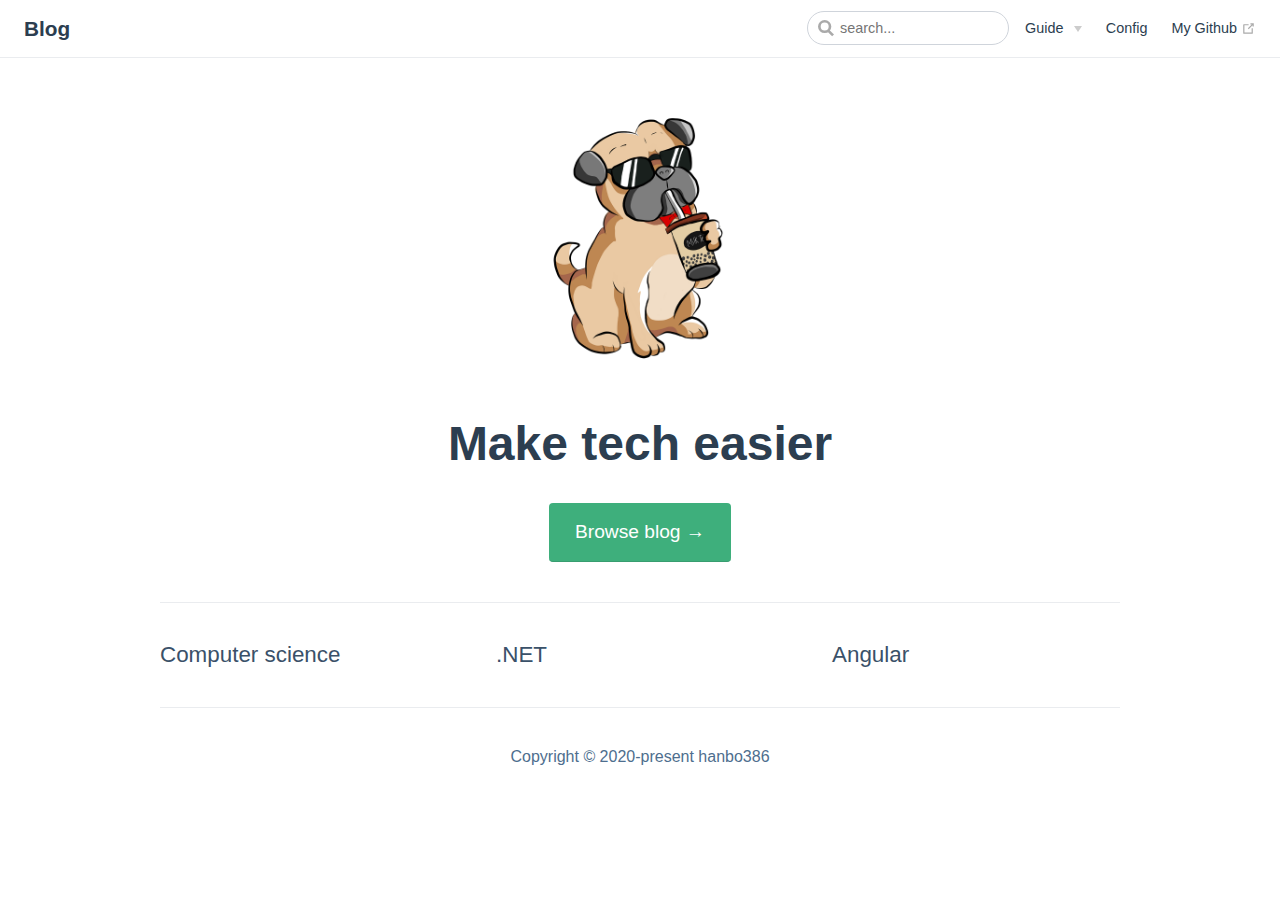
<file: index.html>
<!DOCTYPE html>
<html lang="en-US">
  <head>
    <meta charset="utf-8">
    <meta name="viewport" content="width=device-width,initial-scale=1">
    <title>Blog</title>
    <meta name="generator" content="VuePress 1.7.1">
    
    <meta name="description" content="">
    <meta name="theme-color" content="#3eaf7c">
    <meta name="apple-mobile-web-app-capable" content="yes">
    <meta name="apple-mobile-web-app-status-bar-style" content="black">
    
    <link rel="preload" href="/assets/css/0.styles.048164db.css" as="style"><link rel="preload" href="/assets/js/app.f4b069f0.js" as="script"><link rel="preload" href="/assets/js/2.9fa910a8.js" as="script"><link rel="preload" href="/assets/js/13.75f26326.js" as="script"><link rel="prefetch" href="/assets/js/10.bd6fd6a5.js"><link rel="prefetch" href="/assets/js/11.3baca946.js"><link rel="prefetch" href="/assets/js/12.01abd1c5.js"><link rel="prefetch" href="/assets/js/3.f3001e8a.js"><link rel="prefetch" href="/assets/js/4.2a77edb3.js"><link rel="prefetch" href="/assets/js/5.e6bf2ad5.js"><link rel="prefetch" href="/assets/js/6.ffe6f60a.js"><link rel="prefetch" href="/assets/js/7.a00e933e.js"><link rel="prefetch" href="/assets/js/8.0c8754eb.js"><link rel="prefetch" href="/assets/js/9.2250d602.js">
    <link rel="stylesheet" href="/assets/css/0.styles.048164db.css">
  </head>
  <body>
    <div id="app" data-server-rendered="true"><div class="theme-container no-sidebar"><header class="navbar"><div class="sidebar-button"><svg xmlns="http://www.w3.org/2000/svg" aria-hidden="true" role="img" viewBox="0 0 448 512" class="icon"><path fill="currentColor" d="M436 124H12c-6.627 0-12-5.373-12-12V80c0-6.627 5.373-12 12-12h424c6.627 0 12 5.373 12 12v32c0 6.627-5.373 12-12 12zm0 160H12c-6.627 0-12-5.373-12-12v-32c0-6.627 5.373-12 12-12h424c6.627 0 12 5.373 12 12v32c0 6.627-5.373 12-12 12zm0 160H12c-6.627 0-12-5.373-12-12v-32c0-6.627 5.373-12 12-12h424c6.627 0 12 5.373 12 12v32c0 6.627-5.373 12-12 12z"></path></svg></div> <a href="/" aria-current="page" class="home-link router-link-exact-active router-link-active"><!----> <span class="site-name">Blog</span></a> <div class="links"><div class="search-box"><input aria-label="Search" autocomplete="off" spellcheck="false" value=""> <!----></div> <nav class="nav-links can-hide"><div class="nav-item"><div class="dropdown-wrapper"><button type="button" aria-label="Guide Menu" class="dropdown-title"><span class="title">Guide</span> <span class="arrow down"></span></button> <button type="button" aria-label="Guide Menu" class="mobile-dropdown-title"><span class="title">Guide</span> <span class="arrow right"></span></button> <ul class="nav-dropdown" style="display:none;"><li class="dropdown-item"><!----> <a href="/guide.html" class="nav-link">
  Guide 1
</a></li><li class="dropdown-item"><!----> <a href="/guide.html" class="nav-link">
  Guide 2
</a></li></ul></div></div><div class="nav-item"><a href="/config/" class="nav-link">
  Config
</a></div><div class="nav-item"><a href="https://github.com/hanbo386" target="_blank" rel="noopener noreferrer" class="nav-link external">
  My Github
  <span><svg xmlns="http://www.w3.org/2000/svg" aria-hidden="true" focusable="false" x="0px" y="0px" viewBox="0 0 100 100" width="15" height="15" class="icon outbound"><path fill="currentColor" d="M18.8,85.1h56l0,0c2.2,0,4-1.8,4-4v-32h-8v28h-48v-48h28v-8h-32l0,0c-2.2,0-4,1.8-4,4v56C14.8,83.3,16.6,85.1,18.8,85.1z"></path> <polygon fill="currentColor" points="45.7,48.7 51.3,54.3 77.2,28.5 77.2,37.2 85.2,37.2 85.2,14.9 62.8,14.9 62.8,22.9 71.5,22.9"></polygon></svg> <span class="sr-only">(opens new window)</span></span></a></div> <!----></nav></div></header> <div class="sidebar-mask"></div> <aside class="sidebar"><nav class="nav-links"><div class="nav-item"><div class="dropdown-wrapper"><button type="button" aria-label="Guide Menu" class="dropdown-title"><span class="title">Guide</span> <span class="arrow down"></span></button> <button type="button" aria-label="Guide Menu" class="mobile-dropdown-title"><span class="title">Guide</span> <span class="arrow right"></span></button> <ul class="nav-dropdown" style="display:none;"><li class="dropdown-item"><!----> <a href="/guide.html" class="nav-link">
  Guide 1
</a></li><li class="dropdown-item"><!----> <a href="/guide.html" class="nav-link">
  Guide 2
</a></li></ul></div></div><div class="nav-item"><a href="/config/" class="nav-link">
  Config
</a></div><div class="nav-item"><a href="https://github.com/hanbo386" target="_blank" rel="noopener noreferrer" class="nav-link external">
  My Github
  <span><svg xmlns="http://www.w3.org/2000/svg" aria-hidden="true" focusable="false" x="0px" y="0px" viewBox="0 0 100 100" width="15" height="15" class="icon outbound"><path fill="currentColor" d="M18.8,85.1h56l0,0c2.2,0,4-1.8,4-4v-32h-8v28h-48v-48h28v-8h-32l0,0c-2.2,0-4,1.8-4,4v56C14.8,83.3,16.6,85.1,18.8,85.1z"></path> <polygon fill="currentColor" points="45.7,48.7 51.3,54.3 77.2,28.5 77.2,37.2 85.2,37.2 85.2,14.9 62.8,14.9 62.8,22.9 71.5,22.9"></polygon></svg> <span class="sr-only">(opens new window)</span></span></a></div> <!----></nav>  <ul class="sidebar-links"><li><section class="sidebar-group depth-0"><a href="/computerBasic/" class="sidebar-heading clickable open"><span>计算机基础</span> <!----></a> <ul class="sidebar-links sidebar-group-items"><li><a href="/" aria-current="page" class="active sidebar-link">Home</a></li></ul></section></li><li><section class="sidebar-group collapsable depth-0"><p class="sidebar-heading"><span>.NET开发</span> <span class="arrow right"></span></p> <!----></section></li><li><section class="sidebar-group collapsable depth-0"><p class="sidebar-heading"><span>前端开发</span> <span class="arrow right"></span></p> <!----></section></li></ul> </aside> <main aria-labelledby="main-title" class="home"><header class="hero"><img src="/logo.png" alt="hero"> <h1 id="main-title">
      Make tech easier
    </h1> <!----> <p class="action"><a href="/home/" class="nav-link action-button">
  Browse blog →
</a></p></header> <div class="features"><div class="feature"><h2>Computer science</h2> <p></p></div><div class="feature"><h2>.NET</h2> <p></p></div><div class="feature"><h2>Angular</h2> <p></p></div></div> <div class="theme-default-content custom content__default"></div> <div class="footer">
    Copyright © 2020-present hanbo386
  </div></main></div><div class="global-ui"></div></div>
    <script src="/assets/js/app.f4b069f0.js" defer></script><script src="/assets/js/2.9fa910a8.js" defer></script><script src="/assets/js/13.75f26326.js" defer></script>
  </body>
</html>
</file>
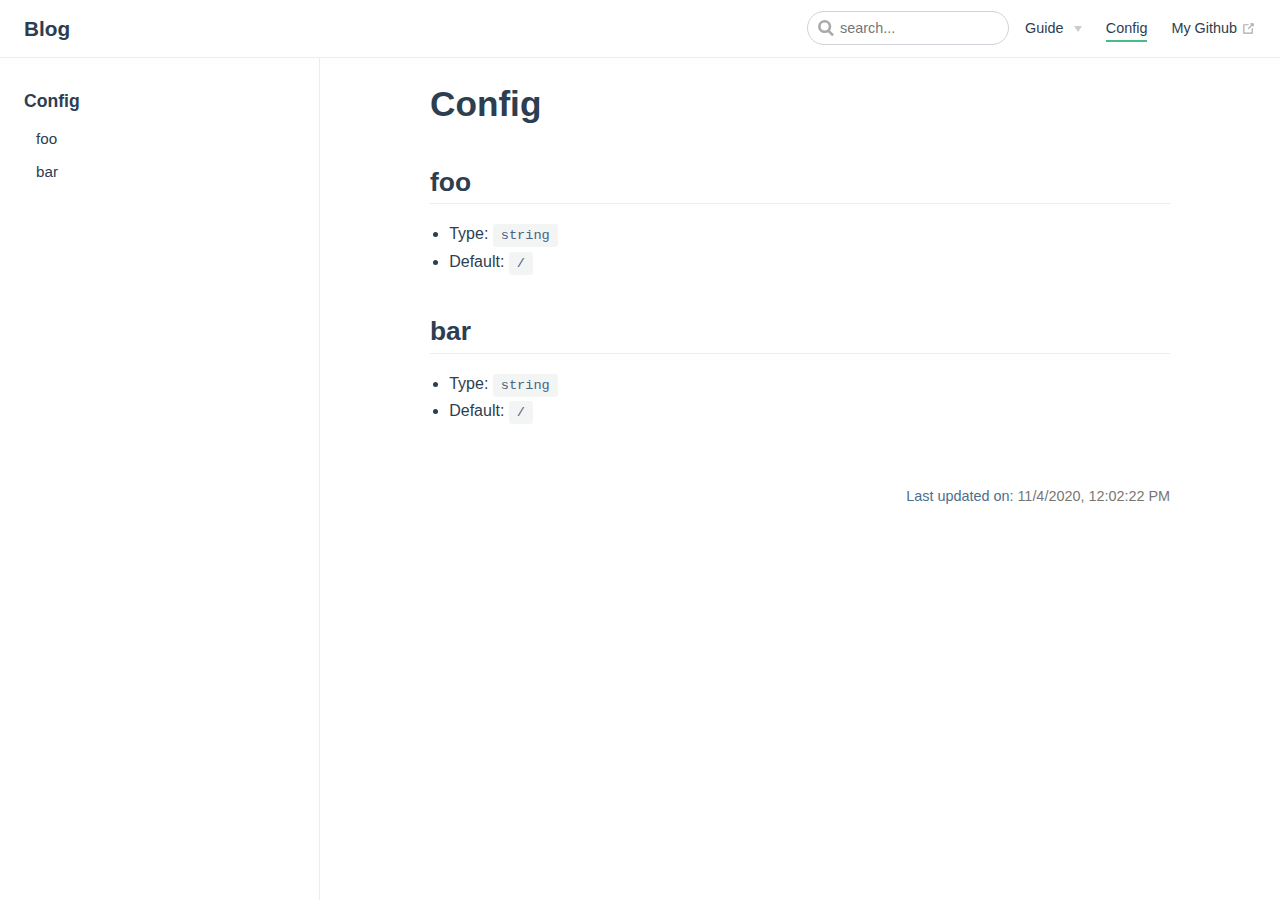
<file: config/index.html>
<!DOCTYPE html>
<html lang="en-US">
  <head>
    <meta charset="utf-8">
    <meta name="viewport" content="width=device-width,initial-scale=1">
    <title>Config | Blog</title>
    <meta name="generator" content="VuePress 1.7.1">
    
    <meta name="description" content="">
    <meta name="theme-color" content="#3eaf7c">
    <meta name="apple-mobile-web-app-capable" content="yes">
    <meta name="apple-mobile-web-app-status-bar-style" content="black">
    
    <link rel="preload" href="/assets/css/0.styles.048164db.css" as="style"><link rel="preload" href="/assets/js/app.f4b069f0.js" as="script"><link rel="preload" href="/assets/js/2.9fa910a8.js" as="script"><link rel="preload" href="/assets/js/10.bd6fd6a5.js" as="script"><link rel="prefetch" href="/assets/js/11.3baca946.js"><link rel="prefetch" href="/assets/js/12.01abd1c5.js"><link rel="prefetch" href="/assets/js/13.75f26326.js"><link rel="prefetch" href="/assets/js/3.f3001e8a.js"><link rel="prefetch" href="/assets/js/4.2a77edb3.js"><link rel="prefetch" href="/assets/js/5.e6bf2ad5.js"><link rel="prefetch" href="/assets/js/6.ffe6f60a.js"><link rel="prefetch" href="/assets/js/7.a00e933e.js"><link rel="prefetch" href="/assets/js/8.0c8754eb.js"><link rel="prefetch" href="/assets/js/9.2250d602.js">
    <link rel="stylesheet" href="/assets/css/0.styles.048164db.css">
  </head>
  <body>
    <div id="app" data-server-rendered="true"><div class="theme-container"><header class="navbar"><div class="sidebar-button"><svg xmlns="http://www.w3.org/2000/svg" aria-hidden="true" role="img" viewBox="0 0 448 512" class="icon"><path fill="currentColor" d="M436 124H12c-6.627 0-12-5.373-12-12V80c0-6.627 5.373-12 12-12h424c6.627 0 12 5.373 12 12v32c0 6.627-5.373 12-12 12zm0 160H12c-6.627 0-12-5.373-12-12v-32c0-6.627 5.373-12 12-12h424c6.627 0 12 5.373 12 12v32c0 6.627-5.373 12-12 12zm0 160H12c-6.627 0-12-5.373-12-12v-32c0-6.627 5.373-12 12-12h424c6.627 0 12 5.373 12 12v32c0 6.627-5.373 12-12 12z"></path></svg></div> <a href="/" class="home-link router-link-active"><!----> <span class="site-name">Blog</span></a> <div class="links"><div class="search-box"><input aria-label="Search" autocomplete="off" spellcheck="false" value=""> <!----></div> <nav class="nav-links can-hide"><div class="nav-item"><div class="dropdown-wrapper"><button type="button" aria-label="Guide Menu" class="dropdown-title"><span class="title">Guide</span> <span class="arrow down"></span></button> <button type="button" aria-label="Guide Menu" class="mobile-dropdown-title"><span class="title">Guide</span> <span class="arrow right"></span></button> <ul class="nav-dropdown" style="display:none;"><li class="dropdown-item"><!----> <a href="/guide.html" class="nav-link">
  Guide 1
</a></li><li class="dropdown-item"><!----> <a href="/guide.html" class="nav-link">
  Guide 2
</a></li></ul></div></div><div class="nav-item"><a href="/config/" aria-current="page" class="nav-link router-link-exact-active router-link-active">
  Config
</a></div><div class="nav-item"><a href="https://github.com/hanbo386" target="_blank" rel="noopener noreferrer" class="nav-link external">
  My Github
  <span><svg xmlns="http://www.w3.org/2000/svg" aria-hidden="true" focusable="false" x="0px" y="0px" viewBox="0 0 100 100" width="15" height="15" class="icon outbound"><path fill="currentColor" d="M18.8,85.1h56l0,0c2.2,0,4-1.8,4-4v-32h-8v28h-48v-48h28v-8h-32l0,0c-2.2,0-4,1.8-4,4v56C14.8,83.3,16.6,85.1,18.8,85.1z"></path> <polygon fill="currentColor" points="45.7,48.7 51.3,54.3 77.2,28.5 77.2,37.2 85.2,37.2 85.2,14.9 62.8,14.9 62.8,22.9 71.5,22.9"></polygon></svg> <span class="sr-only">(opens new window)</span></span></a></div> <!----></nav></div></header> <div class="sidebar-mask"></div> <aside class="sidebar"><nav class="nav-links"><div class="nav-item"><div class="dropdown-wrapper"><button type="button" aria-label="Guide Menu" class="dropdown-title"><span class="title">Guide</span> <span class="arrow down"></span></button> <button type="button" aria-label="Guide Menu" class="mobile-dropdown-title"><span class="title">Guide</span> <span class="arrow right"></span></button> <ul class="nav-dropdown" style="display:none;"><li class="dropdown-item"><!----> <a href="/guide.html" class="nav-link">
  Guide 1
</a></li><li class="dropdown-item"><!----> <a href="/guide.html" class="nav-link">
  Guide 2
</a></li></ul></div></div><div class="nav-item"><a href="/config/" aria-current="page" class="nav-link router-link-exact-active router-link-active">
  Config
</a></div><div class="nav-item"><a href="https://github.com/hanbo386" target="_blank" rel="noopener noreferrer" class="nav-link external">
  My Github
  <span><svg xmlns="http://www.w3.org/2000/svg" aria-hidden="true" focusable="false" x="0px" y="0px" viewBox="0 0 100 100" width="15" height="15" class="icon outbound"><path fill="currentColor" d="M18.8,85.1h56l0,0c2.2,0,4-1.8,4-4v-32h-8v28h-48v-48h28v-8h-32l0,0c-2.2,0-4,1.8-4,4v56C14.8,83.3,16.6,85.1,18.8,85.1z"></path> <polygon fill="currentColor" points="45.7,48.7 51.3,54.3 77.2,28.5 77.2,37.2 85.2,37.2 85.2,14.9 62.8,14.9 62.8,22.9 71.5,22.9"></polygon></svg> <span class="sr-only">(opens new window)</span></span></a></div> <!----></nav>  <ul class="sidebar-links"><li><section class="sidebar-group depth-0"><p class="sidebar-heading open"><span>Config</span> <!----></p> <ul class="sidebar-links sidebar-group-items"><li><a href="/config/#foo" class="sidebar-link">foo</a><ul class="sidebar-sub-headers"></ul></li><li><a href="/config/#bar" class="sidebar-link">bar</a><ul class="sidebar-sub-headers"></ul></li></ul></section></li></ul> </aside> <main class="page"> <div class="theme-default-content content__default"><h1 id="config"><a href="#config" class="header-anchor">#</a> Config</h1> <h2 id="foo"><a href="#foo" class="header-anchor">#</a> foo</h2> <ul><li>Type: <code>string</code></li> <li>Default: <code>/</code></li></ul> <h2 id="bar"><a href="#bar" class="header-anchor">#</a> bar</h2> <ul><li>Type: <code>string</code></li> <li>Default: <code>/</code></li></ul></div> <footer class="page-edit"><!----> <div class="last-updated"><span class="prefix">Last updated on:</span> <span class="time">11/4/2020, 12:02:22 PM</span></div></footer> <!----> </main></div><div class="global-ui"></div></div>
    <script src="/assets/js/app.f4b069f0.js" defer></script><script src="/assets/js/2.9fa910a8.js" defer></script><script src="/assets/js/10.bd6fd6a5.js" defer></script>
  </body>
</html>
</file>
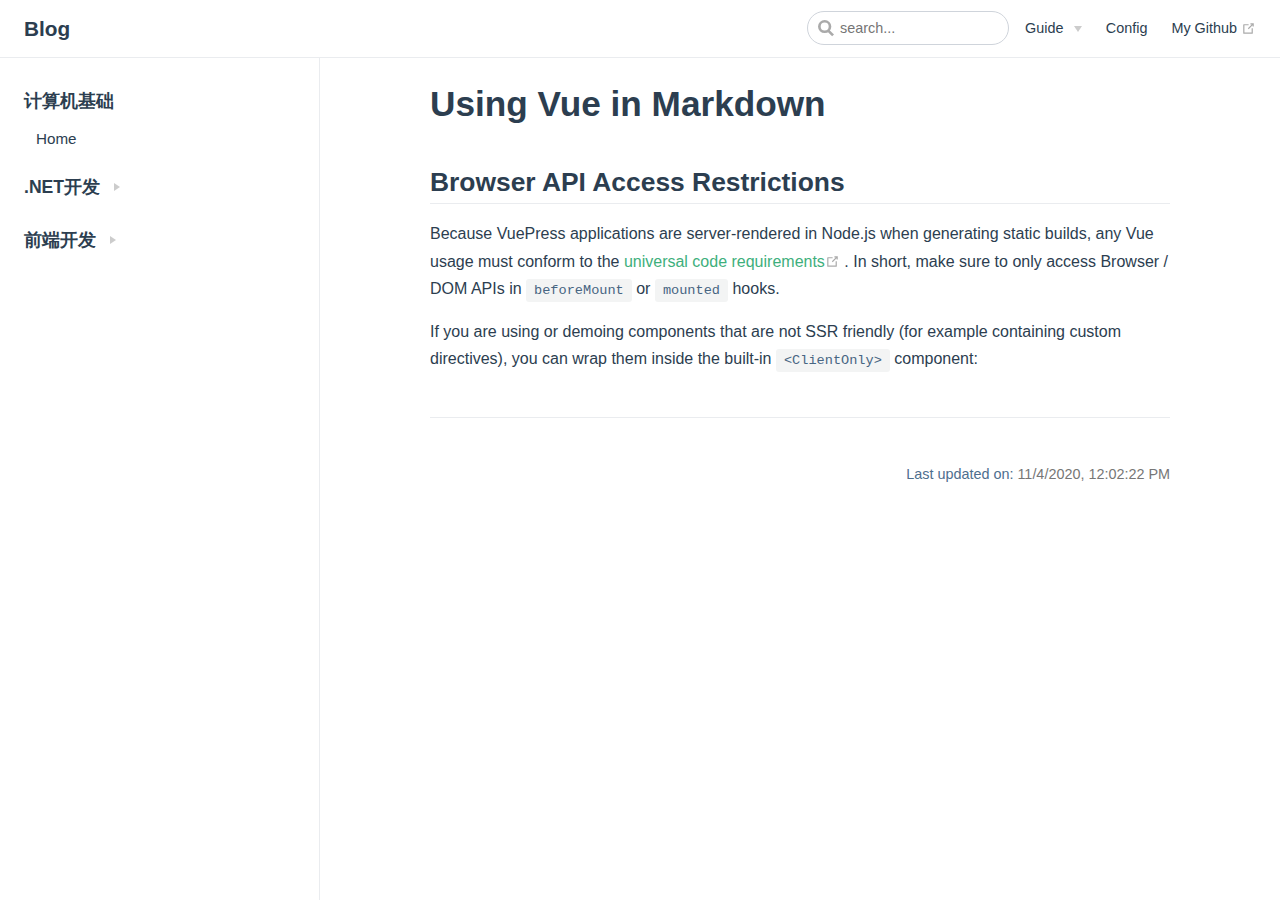
<file: guide/using-vue.html>
<!DOCTYPE html>
<html lang="en-US">
  <head>
    <meta charset="utf-8">
    <meta name="viewport" content="width=device-width,initial-scale=1">
    <title>Using Vue in Markdown | Blog</title>
    <meta name="generator" content="VuePress 1.7.1">
    
    <meta name="description" content="">
    <meta name="theme-color" content="#3eaf7c">
    <meta name="apple-mobile-web-app-capable" content="yes">
    <meta name="apple-mobile-web-app-status-bar-style" content="black">
    
    <link rel="preload" href="/assets/css/0.styles.048164db.css" as="style"><link rel="preload" href="/assets/js/app.f4b069f0.js" as="script"><link rel="preload" href="/assets/js/2.9fa910a8.js" as="script"><link rel="preload" href="/assets/js/12.01abd1c5.js" as="script"><link rel="prefetch" href="/assets/js/10.bd6fd6a5.js"><link rel="prefetch" href="/assets/js/11.3baca946.js"><link rel="prefetch" href="/assets/js/13.75f26326.js"><link rel="prefetch" href="/assets/js/3.f3001e8a.js"><link rel="prefetch" href="/assets/js/4.2a77edb3.js"><link rel="prefetch" href="/assets/js/5.e6bf2ad5.js"><link rel="prefetch" href="/assets/js/6.ffe6f60a.js"><link rel="prefetch" href="/assets/js/7.a00e933e.js"><link rel="prefetch" href="/assets/js/8.0c8754eb.js"><link rel="prefetch" href="/assets/js/9.2250d602.js">
    <link rel="stylesheet" href="/assets/css/0.styles.048164db.css">
  </head>
  <body>
    <div id="app" data-server-rendered="true"><div class="theme-container"><header class="navbar"><div class="sidebar-button"><svg xmlns="http://www.w3.org/2000/svg" aria-hidden="true" role="img" viewBox="0 0 448 512" class="icon"><path fill="currentColor" d="M436 124H12c-6.627 0-12-5.373-12-12V80c0-6.627 5.373-12 12-12h424c6.627 0 12 5.373 12 12v32c0 6.627-5.373 12-12 12zm0 160H12c-6.627 0-12-5.373-12-12v-32c0-6.627 5.373-12 12-12h424c6.627 0 12 5.373 12 12v32c0 6.627-5.373 12-12 12zm0 160H12c-6.627 0-12-5.373-12-12v-32c0-6.627 5.373-12 12-12h424c6.627 0 12 5.373 12 12v32c0 6.627-5.373 12-12 12z"></path></svg></div> <a href="/" class="home-link router-link-active"><!----> <span class="site-name">Blog</span></a> <div class="links"><div class="search-box"><input aria-label="Search" autocomplete="off" spellcheck="false" value=""> <!----></div> <nav class="nav-links can-hide"><div class="nav-item"><div class="dropdown-wrapper"><button type="button" aria-label="Guide Menu" class="dropdown-title"><span class="title">Guide</span> <span class="arrow down"></span></button> <button type="button" aria-label="Guide Menu" class="mobile-dropdown-title"><span class="title">Guide</span> <span class="arrow right"></span></button> <ul class="nav-dropdown" style="display:none;"><li class="dropdown-item"><!----> <a href="/guide.html" class="nav-link">
  Guide 1
</a></li><li class="dropdown-item"><!----> <a href="/guide.html" class="nav-link">
  Guide 2
</a></li></ul></div></div><div class="nav-item"><a href="/config/" class="nav-link">
  Config
</a></div><div class="nav-item"><a href="https://github.com/hanbo386" target="_blank" rel="noopener noreferrer" class="nav-link external">
  My Github
  <span><svg xmlns="http://www.w3.org/2000/svg" aria-hidden="true" focusable="false" x="0px" y="0px" viewBox="0 0 100 100" width="15" height="15" class="icon outbound"><path fill="currentColor" d="M18.8,85.1h56l0,0c2.2,0,4-1.8,4-4v-32h-8v28h-48v-48h28v-8h-32l0,0c-2.2,0-4,1.8-4,4v56C14.8,83.3,16.6,85.1,18.8,85.1z"></path> <polygon fill="currentColor" points="45.7,48.7 51.3,54.3 77.2,28.5 77.2,37.2 85.2,37.2 85.2,14.9 62.8,14.9 62.8,22.9 71.5,22.9"></polygon></svg> <span class="sr-only">(opens new window)</span></span></a></div> <!----></nav></div></header> <div class="sidebar-mask"></div> <aside class="sidebar"><nav class="nav-links"><div class="nav-item"><div class="dropdown-wrapper"><button type="button" aria-label="Guide Menu" class="dropdown-title"><span class="title">Guide</span> <span class="arrow down"></span></button> <button type="button" aria-label="Guide Menu" class="mobile-dropdown-title"><span class="title">Guide</span> <span class="arrow right"></span></button> <ul class="nav-dropdown" style="display:none;"><li class="dropdown-item"><!----> <a href="/guide.html" class="nav-link">
  Guide 1
</a></li><li class="dropdown-item"><!----> <a href="/guide.html" class="nav-link">
  Guide 2
</a></li></ul></div></div><div class="nav-item"><a href="/config/" class="nav-link">
  Config
</a></div><div class="nav-item"><a href="https://github.com/hanbo386" target="_blank" rel="noopener noreferrer" class="nav-link external">
  My Github
  <span><svg xmlns="http://www.w3.org/2000/svg" aria-hidden="true" focusable="false" x="0px" y="0px" viewBox="0 0 100 100" width="15" height="15" class="icon outbound"><path fill="currentColor" d="M18.8,85.1h56l0,0c2.2,0,4-1.8,4-4v-32h-8v28h-48v-48h28v-8h-32l0,0c-2.2,0-4,1.8-4,4v56C14.8,83.3,16.6,85.1,18.8,85.1z"></path> <polygon fill="currentColor" points="45.7,48.7 51.3,54.3 77.2,28.5 77.2,37.2 85.2,37.2 85.2,14.9 62.8,14.9 62.8,22.9 71.5,22.9"></polygon></svg> <span class="sr-only">(opens new window)</span></span></a></div> <!----></nav>  <ul class="sidebar-links"><li><section class="sidebar-group depth-0"><a href="/computerBasic/" class="sidebar-heading clickable open"><span>计算机基础</span> <!----></a> <ul class="sidebar-links sidebar-group-items"><li><a href="/" aria-current="page" class="sidebar-link">Home</a></li></ul></section></li><li><section class="sidebar-group collapsable depth-0"><p class="sidebar-heading"><span>.NET开发</span> <span class="arrow right"></span></p> <!----></section></li><li><section class="sidebar-group collapsable depth-0"><p class="sidebar-heading"><span>前端开发</span> <span class="arrow right"></span></p> <!----></section></li></ul> </aside> <main class="page"> <div class="theme-default-content content__default"><h1 id="using-vue-in-markdown"><a href="#using-vue-in-markdown" class="header-anchor">#</a> Using Vue in Markdown</h1> <h2 id="browser-api-access-restrictions"><a href="#browser-api-access-restrictions" class="header-anchor">#</a> Browser API Access Restrictions</h2> <p>Because VuePress applications are server-rendered in Node.js when generating static builds, any Vue usage must conform to the <a href="https://ssr.vuejs.org/en/universal.html" target="_blank" rel="noopener noreferrer">universal code requirements<span><svg xmlns="http://www.w3.org/2000/svg" aria-hidden="true" focusable="false" x="0px" y="0px" viewBox="0 0 100 100" width="15" height="15" class="icon outbound"><path fill="currentColor" d="M18.8,85.1h56l0,0c2.2,0,4-1.8,4-4v-32h-8v28h-48v-48h28v-8h-32l0,0c-2.2,0-4,1.8-4,4v56C14.8,83.3,16.6,85.1,18.8,85.1z"></path> <polygon fill="currentColor" points="45.7,48.7 51.3,54.3 77.2,28.5 77.2,37.2 85.2,37.2 85.2,14.9 62.8,14.9 62.8,22.9 71.5,22.9"></polygon></svg> <span class="sr-only">(opens new window)</span></span></a>. In short, make sure to only access Browser / DOM APIs in <code>beforeMount</code> or <code>mounted</code> hooks.</p> <p>If you are using or demoing components that are not SSR friendly (for example containing custom directives), you can wrap them inside the built-in <code>&lt;ClientOnly&gt;</code> component:</p> <h2 id=""><a href="#" class="header-anchor">#</a></h2></div> <footer class="page-edit"><!----> <div class="last-updated"><span class="prefix">Last updated on:</span> <span class="time">11/4/2020, 12:02:22 PM</span></div></footer> <!----> </main></div><div class="global-ui"></div></div>
    <script src="/assets/js/app.f4b069f0.js" defer></script><script src="/assets/js/2.9fa910a8.js" defer></script><script src="/assets/js/12.01abd1c5.js" defer></script>
  </body>
</html>
</file>
<file: assets/css/0.styles.048164db.css>
code[class*=language-],pre[class*=language-]{color:#ccc;background:none;font-family:Consolas,Monaco,Andale Mono,Ubuntu Mono,monospace;font-size:1em;text-align:left;white-space:pre;word-spacing:normal;word-break:normal;word-wrap:normal;line-height:1.5;-moz-tab-size:4;-o-tab-size:4;tab-size:4;-webkit-hyphens:none;-ms-hyphens:none;hyphens:none}pre[class*=language-]{padding:1em;margin:.5em 0;overflow:auto}:not(pre)>code[class*=language-],pre[class*=language-]{background:#2d2d2d}:not(pre)>code[class*=language-]{padding:.1em;border-radius:.3em;white-space:normal}.token.block-comment,.token.cdata,.token.comment,.token.doctype,.token.prolog{color:#999}.token.punctuation{color:#ccc}.token.attr-name,.token.deleted,.token.namespace,.token.tag{color:#e2777a}.token.function-name{color:#6196cc}.token.boolean,.token.function,.token.number{color:#f08d49}.token.class-name,.token.constant,.token.property,.token.symbol{color:#f8c555}.token.atrule,.token.builtin,.token.important,.token.keyword,.token.selector{color:#cc99cd}.token.attr-value,.token.char,.token.regex,.token.string,.token.variable{color:#7ec699}.token.entity,.token.operator,.token.url{color:#67cdcc}.token.bold,.token.important{font-weight:700}.token.italic{font-style:italic}.token.entity{cursor:help}.token.inserted{color:green}.theme-default-content code{color:#476582;padding:.25rem .5rem;margin:0;font-size:.85em;background-color:rgba(27,31,35,.05);border-radius:3px}.theme-default-content code .token.deleted{color:#ec5975}.theme-default-content code .token.inserted{color:#3eaf7c}.theme-default-content pre,.theme-default-content pre[class*=language-]{line-height:1.4;padding:1.25rem 1.5rem;margin:.85rem 0;background-color:#282c34;border-radius:6px;overflow:auto}.theme-default-content pre[class*=language-] code,.theme-default-content pre code{color:#fff;padding:0;background-color:transparent;border-radius:0}div[class*=language-]{position:relative;background-color:#282c34;border-radius:6px}div[class*=language-] .highlight-lines{-webkit-user-select:none;-ms-user-select:none;user-select:none;padding-top:1.3rem;position:absolute;top:0;left:0;width:100%;line-height:1.4}div[class*=language-] .highlight-lines .highlighted{background-color:rgba(0,0,0,.66)}div[class*=language-] pre,div[class*=language-] pre[class*=language-]{background:transparent;position:relative;z-index:1}div[class*=language-]:before{position:absolute;z-index:3;top:.8em;right:1em;font-size:.75rem;color:hsla(0,0%,100%,.4)}div[class*=language-]:not(.line-numbers-mode) .line-numbers-wrapper{display:none}div[class*=language-].line-numbers-mode .highlight-lines .highlighted{position:relative}div[class*=language-].line-numbers-mode .highlight-lines .highlighted:before{content:" ";position:absolute;z-index:3;left:0;top:0;display:block;width:3.5rem;height:100%;background-color:rgba(0,0,0,.66)}div[class*=language-].line-numbers-mode pre{padding-left:4.5rem;vertical-align:middle}div[class*=language-].line-numbers-mode .line-numbers-wrapper{position:absolute;top:0;width:3.5rem;text-align:center;color:hsla(0,0%,100%,.3);padding:1.25rem 0;line-height:1.4}div[class*=language-].line-numbers-mode .line-numbers-wrapper br{-webkit-user-select:none;-ms-user-select:none;user-select:none}div[class*=language-].line-numbers-mode .line-numbers-wrapper .line-number{position:relative;z-index:4;-webkit-user-select:none;-ms-user-select:none;user-select:none;font-size:.85em}div[class*=language-].line-numbers-mode:after{content:"";position:absolute;z-index:2;top:0;left:0;width:3.5rem;height:100%;border-radius:6px 0 0 6px;border-right:1px solid rgba(0,0,0,.66);background-color:#282c34}div[class~=language-js]:before{content:"js"}div[class~=language-ts]:before{content:"ts"}div[class~=language-html]:before{content:"html"}div[class~=language-md]:before{content:"md"}div[class~=language-vue]:before{content:"vue"}div[class~=language-css]:before{content:"css"}div[class~=language-sass]:before{content:"sass"}div[class~=language-scss]:before{content:"scss"}div[class~=language-less]:before{content:"less"}div[class~=language-stylus]:before{content:"stylus"}div[class~=language-go]:before{content:"go"}div[class~=language-java]:before{content:"java"}div[class~=language-c]:before{content:"c"}div[class~=language-sh]:before{content:"sh"}div[class~=language-yaml]:before{content:"yaml"}div[class~=language-py]:before{content:"py"}div[class~=language-docker]:before{content:"docker"}div[class~=language-dockerfile]:before{content:"dockerfile"}div[class~=language-makefile]:before{content:"makefile"}div[class~=language-javascript]:before{content:"js"}div[class~=language-typescript]:before{content:"ts"}div[class~=language-markup]:before{content:"html"}div[class~=language-markdown]:before{content:"md"}div[class~=language-json]:before{content:"json"}div[class~=language-ruby]:before{content:"rb"}div[class~=language-python]:before{content:"py"}div[class~=language-bash]:before{content:"sh"}div[class~=language-php]:before{content:"php"}.custom-block .custom-block-title{font-weight:600;margin-bottom:-.4rem}.custom-block.danger,.custom-block.tip,.custom-block.warning{padding:.1rem 1.5rem;border-left-width:.5rem;border-left-style:solid;margin:1rem 0}.custom-block.tip{background-color:#f3f5f7;border-color:#42b983}.custom-block.warning{background-color:rgba(255,229,100,.3);border-color:#e7c000;color:#6b5900}.custom-block.warning .custom-block-title{color:#b29400}.custom-block.warning a{color:#2c3e50}.custom-block.danger{background-color:#ffe6e6;border-color:#c00;color:#4d0000}.custom-block.danger .custom-block-title{color:#900}.custom-block.danger a{color:#2c3e50}.custom-block.details{display:block;position:relative;border-radius:2px;margin:1.6em 0;padding:1.6em;background-color:#eee}.custom-block.details h4{margin-top:0}.custom-block.details figure:last-child,.custom-block.details p:last-child{margin-bottom:0;padding-bottom:0}.custom-block.details summary{outline:none;cursor:pointer}.arrow{display:inline-block;width:0;height:0}.arrow.up{border-bottom:6px solid #ccc}.arrow.down,.arrow.up{border-left:4px solid transparent;border-right:4px solid transparent}.arrow.down{border-top:6px solid #ccc}.arrow.right{border-left:6px solid #ccc}.arrow.left,.arrow.right{border-top:4px solid transparent;border-bottom:4px solid transparent}.arrow.left{border-right:6px solid #ccc}.theme-default-content:not(.custom){max-width:740px;margin:0 auto;padding:2rem 2.5rem}@media (max-width:959px){.theme-default-content:not(.custom){padding:2rem}}@media (max-width:419px){.theme-default-content:not(.custom){padding:1.5rem}}.table-of-contents .badge{vertical-align:middle}body,html{padding:0;margin:0;background-color:#fff}body{font-family:-apple-system,BlinkMacSystemFont,Segoe UI,Roboto,Oxygen,Ubuntu,Cantarell,Fira Sans,Droid Sans,Helvetica Neue,sans-serif;-webkit-font-smoothing:antialiased;-moz-osx-font-smoothing:grayscale;font-size:16px;color:#2c3e50}.page{padding-left:20rem}.navbar{z-index:20;right:0;height:3.6rem;background-color:#fff;box-sizing:border-box;border-bottom:1px solid #eaecef}.navbar,.sidebar-mask{position:fixed;top:0;left:0}.sidebar-mask{z-index:9;width:100vw;height:100vh;display:none}.sidebar{font-size:16px;background-color:#fff;width:20rem;position:fixed;z-index:10;margin:0;top:3.6rem;left:0;bottom:0;box-sizing:border-box;border-right:1px solid #eaecef;overflow-y:auto}.theme-default-content:not(.custom)>:first-child{margin-top:3.6rem}.theme-default-content:not(.custom) a:hover{text-decoration:underline}.theme-default-content:not(.custom) p.demo{padding:1rem 1.5rem;border:1px solid #ddd;border-radius:4px}.theme-default-content:not(.custom) img{max-width:100%}.theme-default-content.custom{padding:0;margin:0}.theme-default-content.custom img{max-width:100%}a{font-weight:500;text-decoration:none}a,p a code{color:#3eaf7c}p a code{font-weight:400}kbd{background:#eee;border:.15rem solid #ddd;border-bottom:.25rem solid #ddd;border-radius:.15rem;padding:0 .15em}blockquote{font-size:1rem;color:#999;border-left:.2rem solid #dfe2e5;margin:1rem 0;padding:.25rem 0 .25rem 1rem}blockquote>p{margin:0}ol,ul{padding-left:1.2em}strong{font-weight:600}h1,h2,h3,h4,h5,h6{font-weight:600;line-height:1.25}.theme-default-content:not(.custom)>h1,.theme-default-content:not(.custom)>h2,.theme-default-content:not(.custom)>h3,.theme-default-content:not(.custom)>h4,.theme-default-content:not(.custom)>h5,.theme-default-content:not(.custom)>h6{margin-top:-3.1rem;padding-top:4.6rem;margin-bottom:0}.theme-default-content:not(.custom)>h1:first-child,.theme-default-content:not(.custom)>h2:first-child,.theme-default-content:not(.custom)>h3:first-child,.theme-default-content:not(.custom)>h4:first-child,.theme-default-content:not(.custom)>h5:first-child,.theme-default-content:not(.custom)>h6:first-child{margin-top:-1.5rem;margin-bottom:1rem}.theme-default-content:not(.custom)>h1:first-child+.custom-block,.theme-default-content:not(.custom)>h1:first-child+p,.theme-default-content:not(.custom)>h1:first-child+pre,.theme-default-content:not(.custom)>h2:first-child+.custom-block,.theme-default-content:not(.custom)>h2:first-child+p,.theme-default-content:not(.custom)>h2:first-child+pre,.theme-default-content:not(.custom)>h3:first-child+.custom-block,.theme-default-content:not(.custom)>h3:first-child+p,.theme-default-content:not(.custom)>h3:first-child+pre,.theme-default-content:not(.custom)>h4:first-child+.custom-block,.theme-default-content:not(.custom)>h4:first-child+p,.theme-default-content:not(.custom)>h4:first-child+pre,.theme-default-content:not(.custom)>h5:first-child+.custom-block,.theme-default-content:not(.custom)>h5:first-child+p,.theme-default-content:not(.custom)>h5:first-child+pre,.theme-default-content:not(.custom)>h6:first-child+.custom-block,.theme-default-content:not(.custom)>h6:first-child+p,.theme-default-content:not(.custom)>h6:first-child+pre{margin-top:2rem}h1:hover .header-anchor,h2:hover .header-anchor,h3:hover .header-anchor,h4:hover .header-anchor,h5:hover .header-anchor,h6:hover .header-anchor{opacity:1}h1{font-size:2.2rem}h2{font-size:1.65rem;padding-bottom:.3rem;border-bottom:1px solid #eaecef}h3{font-size:1.35rem}a.header-anchor{font-size:.85em;float:left;margin-left:-.87em;padding-right:.23em;margin-top:.125em;opacity:0}a.header-anchor:hover{text-decoration:none}.line-number,code,kbd{font-family:source-code-pro,Menlo,Monaco,Consolas,Courier New,monospace}ol,p,ul{line-height:1.7}hr{border:0;border-top:1px solid #eaecef}table{border-collapse:collapse;margin:1rem 0;display:block;overflow-x:auto}tr{border-top:1px solid #dfe2e5}tr:nth-child(2n){background-color:#f6f8fa}td,th{border:1px solid #dfe2e5;padding:.6em 1em}.theme-container.sidebar-open .sidebar-mask{display:block}.theme-container.no-navbar .theme-default-content:not(.custom)>h1,.theme-container.no-navbar h2,.theme-container.no-navbar h3,.theme-container.no-navbar h4,.theme-container.no-navbar h5,.theme-container.no-navbar h6{margin-top:1.5rem;padding-top:0}.theme-container.no-navbar .sidebar{top:0}@media (min-width:720px){.theme-container.no-sidebar .sidebar{display:none}.theme-container.no-sidebar .page{padding-left:0}}@media (max-width:959px){.sidebar{font-size:15px;width:16.4rem}.page{padding-left:16.4rem}}@media (max-width:719px){.sidebar{top:0;padding-top:3.6rem;transform:translateX(-100%);transition:transform .2s ease}.page{padding-left:0}.theme-container.sidebar-open .sidebar{transform:translateX(0)}.theme-container.no-navbar .sidebar{padding-top:0}}@media (max-width:419px){h1{font-size:1.9rem}.theme-default-content div[class*=language-]{margin:.85rem -1.5rem;border-radius:0}}.home .hero img{max-width:450px!important}#nprogress{pointer-events:none}#nprogress .bar{background:#3eaf7c;position:fixed;z-index:1031;top:0;left:0;width:100%;height:2px}#nprogress .peg{display:block;position:absolute;right:0;width:100px;height:100%;box-shadow:0 0 10px #3eaf7c,0 0 5px #3eaf7c;opacity:1;transform:rotate(3deg) translateY(-4px)}#nprogress .spinner{display:block;position:fixed;z-index:1031;top:15px;right:15px}#nprogress .spinner-icon{width:18px;height:18px;box-sizing:border-box;border-color:#3eaf7c transparent transparent #3eaf7c;border-style:solid;border-width:2px;border-radius:50%;-webkit-animation:nprogress-spinner .4s linear infinite;animation:nprogress-spinner .4s linear infinite}.nprogress-custom-parent{overflow:hidden;position:relative}.nprogress-custom-parent #nprogress .bar,.nprogress-custom-parent #nprogress .spinner{position:absolute}@-webkit-keyframes nprogress-spinner{0%{transform:rotate(0deg)}to{transform:rotate(1turn)}}@keyframes nprogress-spinner{0%{transform:rotate(0deg)}to{transform:rotate(1turn)}}html{scroll-behavior:smooth}.icon.outbound{color:#aaa;display:inline-block;vertical-align:middle;position:relative;top:-1px}.sr-only{position:absolute;width:1px;height:1px;padding:0;margin:-1px;overflow:hidden;clip:rect(0,0,0,0);white-space:nowrap;border-width:0}.home{padding:3.6rem 2rem 0;max-width:960px;margin:0 auto;display:block}.home .hero{text-align:center}.home .hero img{max-width:100%;max-height:280px;display:block;margin:3rem auto 1.5rem}.home .hero h1{font-size:3rem}.home .hero .action,.home .hero .description,.home .hero h1{margin:1.8rem auto}.home .hero .description{max-width:35rem;font-size:1.6rem;line-height:1.3;color:#6a8bad}.home .hero .action-button{display:inline-block;font-size:1.2rem;color:#fff;background-color:#3eaf7c;padding:.8rem 1.6rem;border-radius:4px;transition:background-color .1s ease;box-sizing:border-box;border-bottom:1px solid #389d70}.home .hero .action-button:hover{background-color:#4abf8a}.home .features{border-top:1px solid #eaecef;padding:1.2rem 0;margin-top:2.5rem;display:flex;flex-wrap:wrap;align-items:flex-start;align-content:stretch;justify-content:space-between}.home .feature{flex-grow:1;flex-basis:30%;max-width:30%}.home .feature h2{font-size:1.4rem;font-weight:500;border-bottom:none;padding-bottom:0;color:#3a5169}.home .feature p{color:#4e6e8e}.home .footer{padding:2.5rem;border-top:1px solid #eaecef;text-align:center;color:#4e6e8e}@media (max-width:719px){.home .features{flex-direction:column}.home .feature{max-width:100%;padding:0 2.5rem}}@media (max-width:419px){.home{padding-left:1.5rem;padding-right:1.5rem}.home .hero img{max-height:210px;margin:2rem auto 1.2rem}.home .hero h1{font-size:2rem}.home .hero .action,.home .hero .description,.home .hero h1{margin:1.2rem auto}.home .hero .description{font-size:1.2rem}.home .hero .action-button{font-size:1rem;padding:.6rem 1.2rem}.home .feature h2{font-size:1.25rem}}.search-box{display:inline-block;position:relative;margin-right:1rem}.search-box input{cursor:text;width:10rem;height:2rem;color:#4e6e8e;display:inline-block;border:1px solid #cfd4db;border-radius:2rem;font-size:.9rem;line-height:2rem;padding:0 .5rem 0 2rem;outline:none;transition:all .2s ease;background:#fff url(/assets/img/search.83621669.svg) .6rem .5rem no-repeat;background-size:1rem}.search-box input:focus{cursor:auto;border-color:#3eaf7c}.search-box .suggestions{background:#fff;width:20rem;position:absolute;top:2rem;border:1px solid #cfd4db;border-radius:6px;padding:.4rem;list-style-type:none}.search-box .suggestions.align-right{right:0}.search-box .suggestion{line-height:1.4;padding:.4rem .6rem;border-radius:4px;cursor:pointer}.search-box .suggestion a{white-space:normal;color:#5d82a6}.search-box .suggestion a .page-title{font-weight:600}.search-box .suggestion a .header{font-size:.9em;margin-left:.25em}.search-box .suggestion.focused{background-color:#f3f4f5}.search-box .suggestion.focused a{color:#3eaf7c}@media (max-width:959px){.search-box input{cursor:pointer;width:0;border-color:transparent;position:relative}.search-box input:focus{cursor:text;left:0;width:10rem}}@media (-ms-high-contrast:none){.search-box input{height:2rem}}@media (max-width:959px) and (min-width:719px){.search-box .suggestions{left:0}}@media (max-width:719px){.search-box{margin-right:0}.search-box input{left:1rem}.search-box .suggestions{right:0}}@media (max-width:419px){.search-box .suggestions{width:calc(100vw - 4rem)}.search-box input:focus{width:8rem}}.sidebar-button{cursor:pointer;display:none;width:1.25rem;height:1.25rem;position:absolute;padding:.6rem;top:.6rem;left:1rem}.sidebar-button .icon{display:block;width:1.25rem;height:1.25rem}@media (max-width:719px){.sidebar-button{display:block}}.dropdown-enter,.dropdown-leave-to{height:0!important}.dropdown-wrapper{cursor:pointer}.dropdown-wrapper .dropdown-title,.dropdown-wrapper .mobile-dropdown-title{display:block;font-size:.9rem;font-family:inherit;cursor:inherit;padding:inherit;line-height:1.4rem;background:transparent;border:none;font-weight:500;color:#2c3e50}.dropdown-wrapper .dropdown-title:hover,.dropdown-wrapper .mobile-dropdown-title:hover{border-color:transparent}.dropdown-wrapper .dropdown-title .arrow,.dropdown-wrapper .mobile-dropdown-title .arrow{vertical-align:middle;margin-top:-1px;margin-left:.4rem}.dropdown-wrapper .mobile-dropdown-title{display:none;font-weight:600}.dropdown-wrapper .mobile-dropdown-title font-size inherit:hover{color:#3eaf7c}.dropdown-wrapper .nav-dropdown .dropdown-item{color:inherit;line-height:1.7rem}.dropdown-wrapper .nav-dropdown .dropdown-item h4{margin:.45rem 0 0;border-top:1px solid #eee;padding:1rem 1.5rem .45rem 1.25rem}.dropdown-wrapper .nav-dropdown .dropdown-item .dropdown-subitem-wrapper{padding:0;list-style:none}.dropdown-wrapper .nav-dropdown .dropdown-item .dropdown-subitem-wrapper .dropdown-subitem{font-size:.9em}.dropdown-wrapper .nav-dropdown .dropdown-item a{display:block;line-height:1.7rem;position:relative;border-bottom:none;font-weight:400;margin-bottom:0;padding:0 1.5rem 0 1.25rem}.dropdown-wrapper .nav-dropdown .dropdown-item a.router-link-active,.dropdown-wrapper .nav-dropdown .dropdown-item a:hover{color:#3eaf7c}.dropdown-wrapper .nav-dropdown .dropdown-item a.router-link-active:after{content:"";width:0;height:0;border-left:5px solid #3eaf7c;border-top:3px solid transparent;border-bottom:3px solid transparent;position:absolute;top:calc(50% - 2px);left:9px}.dropdown-wrapper .nav-dropdown .dropdown-item:first-child h4{margin-top:0;padding-top:0;border-top:0}@media (max-width:719px){.dropdown-wrapper.open .dropdown-title{margin-bottom:.5rem}.dropdown-wrapper .dropdown-title{display:none}.dropdown-wrapper .mobile-dropdown-title{display:block}.dropdown-wrapper .nav-dropdown{transition:height .1s ease-out;overflow:hidden}.dropdown-wrapper .nav-dropdown .dropdown-item h4{border-top:0;margin-top:0;padding-top:0}.dropdown-wrapper .nav-dropdown .dropdown-item>a,.dropdown-wrapper .nav-dropdown .dropdown-item h4{font-size:15px;line-height:2rem}.dropdown-wrapper .nav-dropdown .dropdown-item .dropdown-subitem{font-size:14px;padding-left:1rem}}@media (min-width:719px){.dropdown-wrapper{height:1.8rem}.dropdown-wrapper.open .nav-dropdown,.dropdown-wrapper:hover .nav-dropdown{display:block!important}.dropdown-wrapper.open:blur{display:none}.dropdown-wrapper .nav-dropdown{display:none;height:auto!important;box-sizing:border-box;max-height:calc(100vh - 2.7rem);overflow-y:auto;position:absolute;top:100%;right:0;background-color:#fff;padding:.6rem 0;border:1px solid;border-color:#ddd #ddd #ccc;text-align:left;border-radius:.25rem;white-space:nowrap;margin:0}}.nav-links{display:inline-block}.nav-links a{line-height:1.4rem;color:inherit}.nav-links a.router-link-active,.nav-links a:hover{color:#3eaf7c}.nav-links .nav-item{position:relative;display:inline-block;margin-left:1.5rem;line-height:2rem}.nav-links .nav-item:first-child{margin-left:0}.nav-links .repo-link{margin-left:1.5rem}@media (max-width:719px){.nav-links .nav-item,.nav-links .repo-link{margin-left:0}}@media (min-width:719px){.nav-links a.router-link-active,.nav-links a:hover{color:#2c3e50}.nav-item>a:not(.external).router-link-active,.nav-item>a:not(.external):hover{margin-bottom:-2px;border-bottom:2px solid #46bd87}}.navbar{padding:.7rem 1.5rem;line-height:2.2rem}.navbar a,.navbar img,.navbar span{display:inline-block}.navbar .logo{height:2.2rem;min-width:2.2rem;margin-right:.8rem;vertical-align:top}.navbar .site-name{font-size:1.3rem;font-weight:600;color:#2c3e50;position:relative}.navbar .links{padding-left:1.5rem;box-sizing:border-box;background-color:#fff;white-space:nowrap;font-size:.9rem;position:absolute;right:1.5rem;top:.7rem;display:flex}.navbar .links .search-box{flex:0 0 auto;vertical-align:top}@media (max-width:719px){.navbar{padding-left:4rem}.navbar .can-hide{display:none}.navbar .links{padding-left:1.5rem}.navbar .site-name{width:calc(100vw - 9.4rem);overflow:hidden;white-space:nowrap;text-overflow:ellipsis}}.page-edit{max-width:740px;margin:0 auto;padding:2rem 2.5rem}@media (max-width:959px){.page-edit{padding:2rem}}@media (max-width:419px){.page-edit{padding:1.5rem}}.page-edit{padding-top:1rem;padding-bottom:1rem;overflow:auto}.page-edit .edit-link{display:inline-block}.page-edit .edit-link a{color:#4e6e8e;margin-right:.25rem}.page-edit .last-updated{float:right;font-size:.9em}.page-edit .last-updated .prefix{font-weight:500;color:#4e6e8e}.page-edit .last-updated .time{font-weight:400;color:#767676}@media (max-width:719px){.page-edit .edit-link{margin-bottom:.5rem}.page-edit .last-updated{font-size:.8em;float:none;text-align:left}}.page-nav{max-width:740px;margin:0 auto;padding:2rem 2.5rem}@media (max-width:959px){.page-nav{padding:2rem}}@media (max-width:419px){.page-nav{padding:1.5rem}}.page-nav{padding-top:1rem;padding-bottom:0}.page-nav .inner{min-height:2rem;margin-top:0;border-top:1px solid #eaecef;padding-top:1rem;overflow:auto}.page-nav .next{float:right}.page{padding-bottom:2rem;display:block}.sidebar-group .sidebar-group{padding-left:.5em}.sidebar-group:not(.collapsable) .sidebar-heading:not(.clickable){cursor:auto;color:inherit}.sidebar-group.is-sub-group{padding-left:0}.sidebar-group.is-sub-group>.sidebar-heading{font-size:.95em;line-height:1.4;font-weight:400;padding-left:2rem}.sidebar-group.is-sub-group>.sidebar-heading:not(.clickable){opacity:.5}.sidebar-group.is-sub-group>.sidebar-group-items{padding-left:1rem}.sidebar-group.is-sub-group>.sidebar-group-items>li>.sidebar-link{font-size:.95em;border-left:none}.sidebar-group.depth-2>.sidebar-heading{border-left:none}.sidebar-heading{color:#2c3e50;transition:color .15s ease;cursor:pointer;font-size:1.1em;font-weight:700;padding:.35rem 1.5rem .35rem 1.25rem;width:100%;box-sizing:border-box;margin:0;border-left:.25rem solid transparent}.sidebar-heading.open,.sidebar-heading:hover{color:inherit}.sidebar-heading .arrow{position:relative;top:-.12em;left:.5em}.sidebar-heading.clickable.active{font-weight:600;color:#3eaf7c;border-left-color:#3eaf7c}.sidebar-heading.clickable:hover{color:#3eaf7c}.sidebar-group-items{transition:height .1s ease-out;font-size:.95em;overflow:hidden}.sidebar .sidebar-sub-headers{padding-left:1rem;font-size:.95em}a.sidebar-link{font-size:1em;font-weight:400;display:inline-block;color:#2c3e50;border-left:.25rem solid transparent;padding:.35rem 1rem .35rem 1.25rem;line-height:1.4;width:100%;box-sizing:border-box}a.sidebar-link:hover{color:#3eaf7c}a.sidebar-link.active{font-weight:600;color:#3eaf7c;border-left-color:#3eaf7c}.sidebar-group a.sidebar-link{padding-left:2rem}.sidebar-sub-headers a.sidebar-link{padding-top:.25rem;padding-bottom:.25rem;border-left:none}.sidebar-sub-headers a.sidebar-link.active{font-weight:500}.sidebar ul{padding:0;margin:0;list-style-type:none}.sidebar a{display:inline-block}.sidebar .nav-links{display:none;border-bottom:1px solid #eaecef;padding:.5rem 0 .75rem}.sidebar .nav-links a{font-weight:600}.sidebar .nav-links .nav-item,.sidebar .nav-links .repo-link{display:block;line-height:1.25rem;font-size:1.1em;padding:.5rem 0 .5rem 1.5rem}.sidebar>.sidebar-links{padding:1.5rem 0}.sidebar>.sidebar-links>li>a.sidebar-link{font-size:1.1em;line-height:1.7;font-weight:700}.sidebar>.sidebar-links>li:not(:first-child){margin-top:.75rem}@media (max-width:719px){.sidebar .nav-links{display:block}.sidebar .nav-links .dropdown-wrapper .nav-dropdown .dropdown-item a.router-link-active:after{top:calc(1rem - 2px)}.sidebar>.sidebar-links{padding:1rem 0}}.theme-code-group__nav[data-v-32c2d7ed]{margin-bottom:-35px;background-color:#282c34;padding-bottom:22px;border-top-left-radius:6px;border-top-right-radius:6px;padding-left:10px;padding-top:10px}.theme-code-group__ul[data-v-32c2d7ed]{margin:auto 0;padding-left:0;display:inline-flex;list-style:none}.theme-code-group__nav-tab[data-v-32c2d7ed]{border:0;padding:5px;cursor:pointer;background-color:transparent;font-size:.85em;line-height:1.4;color:hsla(0,0%,100%,.9);font-weight:600}.theme-code-group__nav-tab-active[data-v-32c2d7ed]{border-bottom:1px solid #42b983}.pre-blank[data-v-32c2d7ed]{color:#42b983}.badge[data-v-15b7b770]{display:inline-block;font-size:14px;height:18px;line-height:18px;border-radius:3px;padding:0 6px;color:#fff}.badge.green[data-v-15b7b770],.badge.tip[data-v-15b7b770],.badge[data-v-15b7b770]{background-color:#42b983}.badge.error[data-v-15b7b770]{background-color:#da5961}.badge.warn[data-v-15b7b770],.badge.warning[data-v-15b7b770],.badge.yellow[data-v-15b7b770]{background-color:#e7c000}.badge+.badge[data-v-15b7b770]{margin-left:5px}.theme-code-block[data-v-6d04095e]{display:none}.theme-code-block__active[data-v-6d04095e]{display:block}.theme-code-block>pre[data-v-6d04095e]{background-color:orange}
</file>
